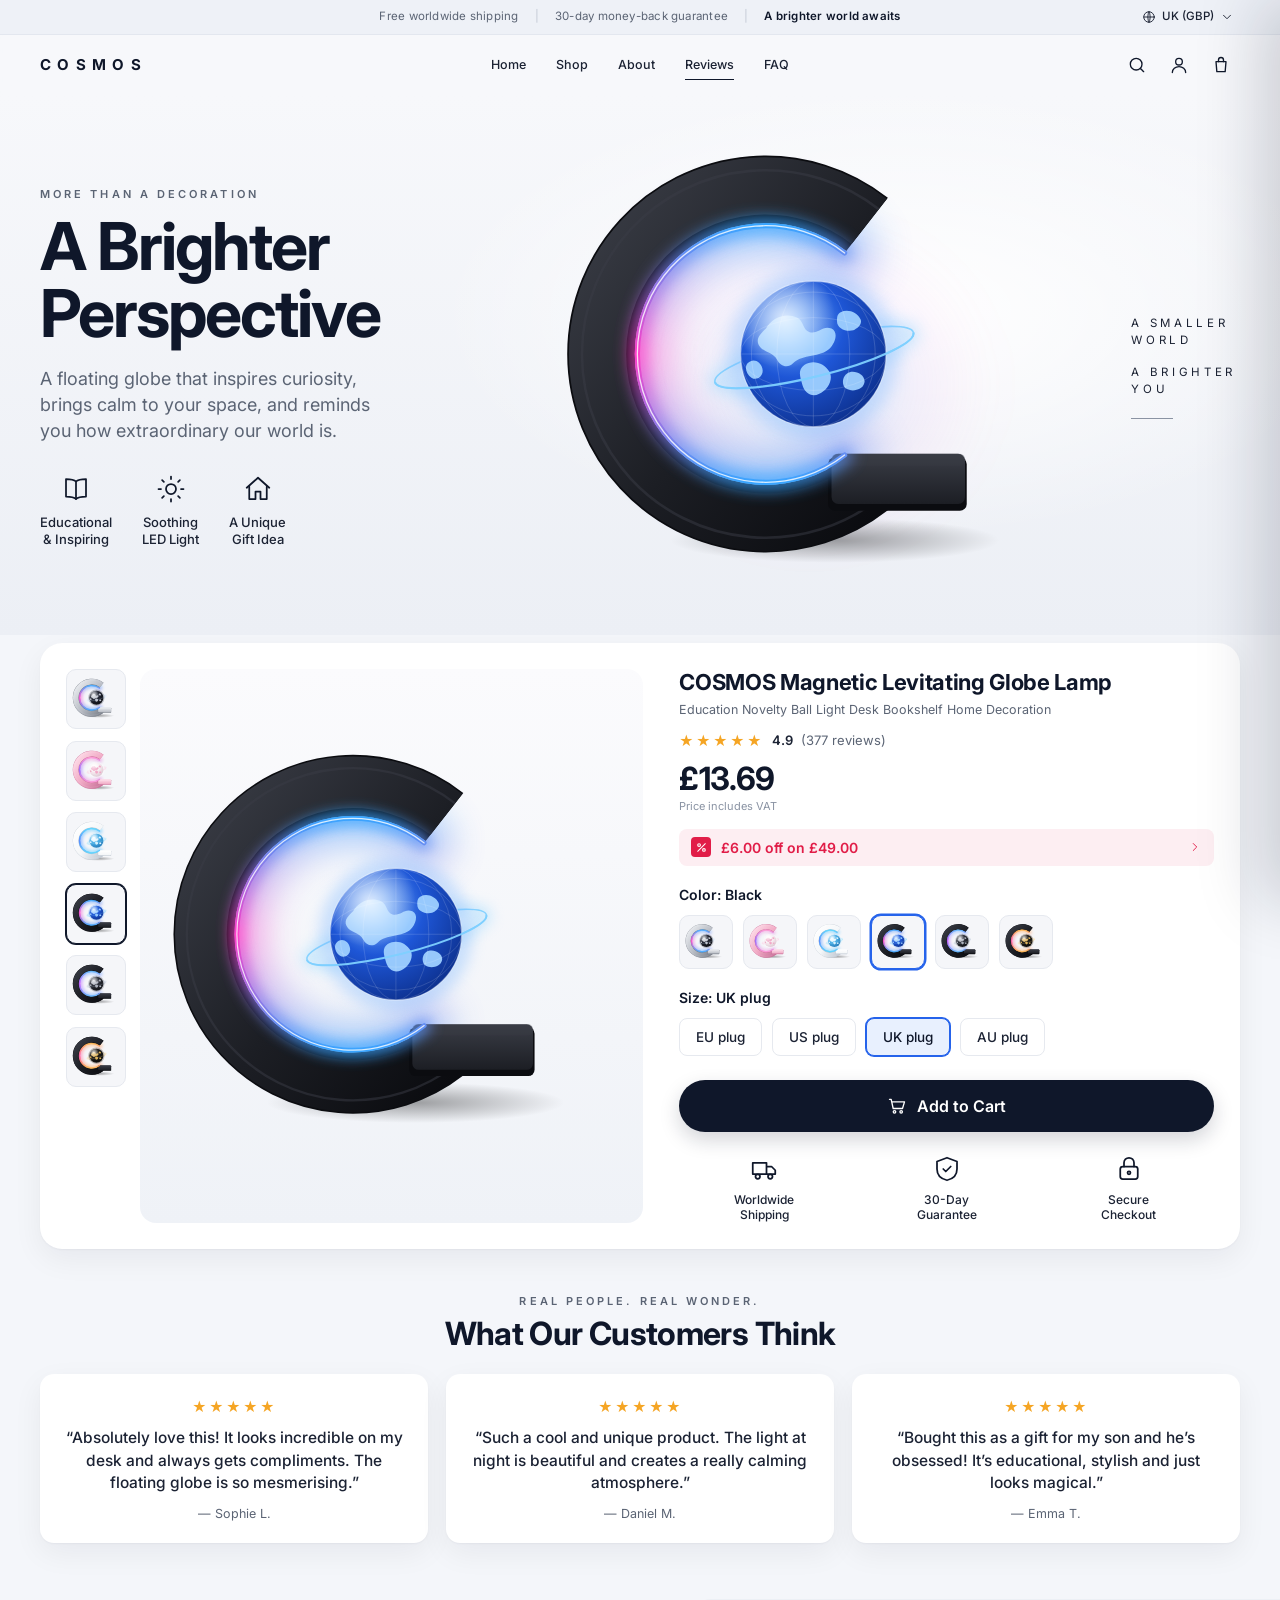
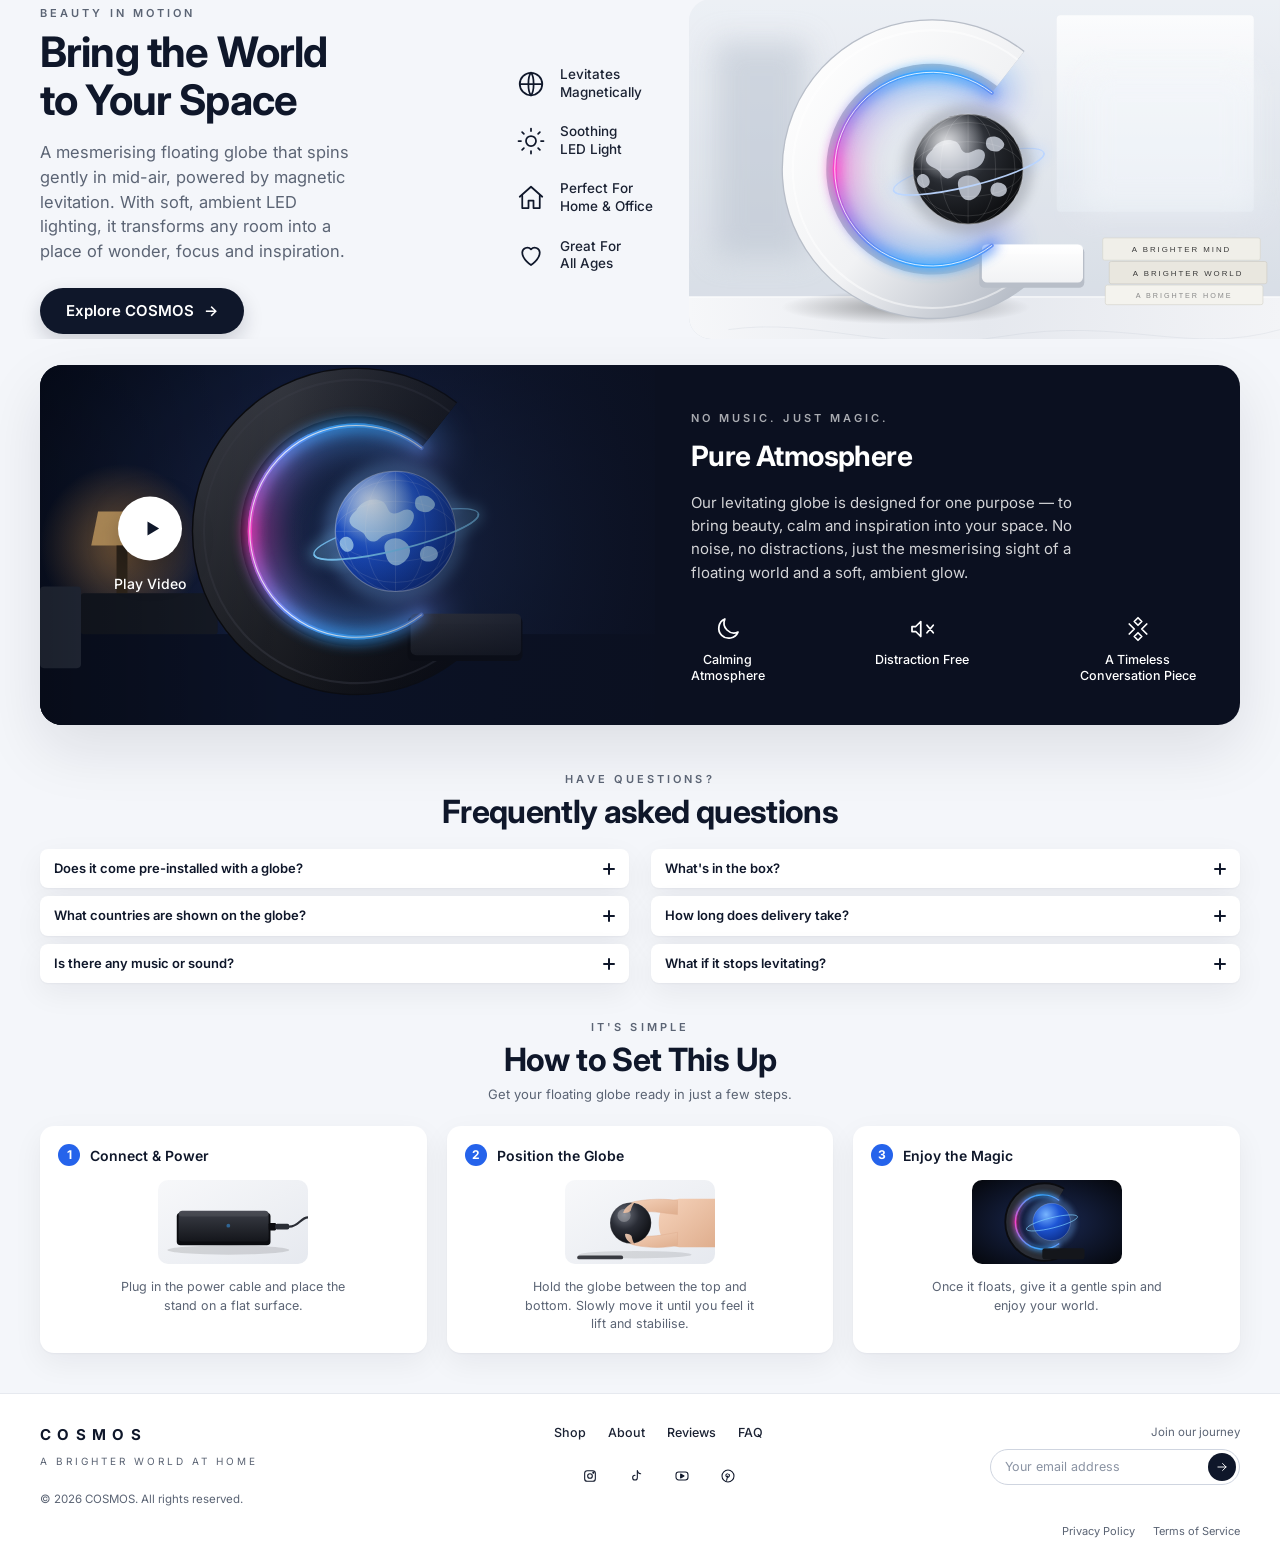
<file: index.html>
<!doctype html>
<html lang="en-GB">
<head>
  <meta charset="utf-8">
  <meta name="viewport" content="width=device-width, initial-scale=1">
  <title>COSMOS Magnetic Levitating Globe Lamp | A Brighter World at Home</title>
  <meta name="description" content="COSMOS is a magnetic levitating globe lamp with a soft LED glow. A floating globe that inspires curiosity, brings calm to your space, and reminds you how extraordinary our world is.">
  <meta property="og:title" content="COSMOS Magnetic Levitating Globe Lamp">
  <meta property="og:description" content="A floating globe that inspires curiosity and brings calm to your space.">
  <meta property="og:image" content="assets/hero-globe.svg">
  <meta name="theme-color" content="#0f172a">
  <link rel="icon" href="assets/favicon.svg" type="image/svg+xml">
  <link rel="preconnect" href="https://fonts.googleapis.com">
  <link rel="preconnect" href="https://fonts.gstatic.com" crossorigin>
  <link href="https://fonts.googleapis.com/css2?family=Inter:wght@400;500;600;700;800&display=swap" rel="stylesheet">
  <link rel="stylesheet" href="css/styles.css">
</head>
<body>

  <!-- ===== Announcement bar ===== -->
  <div class="announce">
    <div class="container announce__inner">
      <ul class="announce__list" aria-label="Store highlights">
        <li>Free worldwide shipping</li>
        <li aria-hidden="true" class="announce__sep">|</li>
        <li>30-day money-back guarantee</li>
        <li aria-hidden="true" class="announce__sep">|</li>
        <li><strong>A brighter world awaits</strong></li>
      </ul>
      <div class="currency">
        <button class="currency__btn" id="currencyBtn" type="button" aria-haspopup="listbox" aria-expanded="false">
          <svg class="ico" viewBox="0 0 24 24" aria-hidden="true"><circle cx="12" cy="12" r="9"/><path d="M3 12h18M12 3c2.8 3 2.8 15 0 18M12 3c-2.8 3-2.8 15 0 18"/></svg>
          <span id="currencyLabel">UK (GBP)</span>
          <svg class="ico ico--chev" viewBox="0 0 24 24" aria-hidden="true"><path d="m6 9 6 6 6-6"/></svg>
        </button>
        <ul class="currency__menu" id="currencyMenu" role="listbox" hidden>
          <li role="option" data-currency="GBP" aria-selected="true">🇬🇧 UK (GBP)</li>
          <li role="option" data-currency="USD">🇺🇸 US (USD)</li>
          <li role="option" data-currency="EUR">🇪🇺 EU (EUR)</li>
          <li role="option" data-currency="AUD">🇦🇺 AU (AUD)</li>
        </ul>
      </div>
    </div>
  </div>

  <!-- ===== Header ===== -->
  <header class="header" id="top">
    <div class="container header__inner">
      <a class="logo" href="#top" aria-label="COSMOS home">COSMOS</a>
      <nav class="nav" aria-label="Primary">
        <a href="#top">Home</a>
        <a href="#shop">Shop</a>
        <a href="#about">About</a>
        <a href="#reviews">Reviews</a>
        <a href="#faq">FAQ</a>
      </nav>
      <div class="header__actions">
        <button class="iconbtn" type="button" id="searchBtn" aria-label="Search">
          <svg class="ico" viewBox="0 0 24 24" aria-hidden="true"><circle cx="11" cy="11" r="7"/><path d="m20 20-3.5-3.5"/></svg>
        </button>
        <button class="iconbtn" type="button" id="accountBtn" aria-label="Account">
          <svg class="ico" viewBox="0 0 24 24" aria-hidden="true"><circle cx="12" cy="8" r="4"/><path d="M4 21c0-4 3.6-7 8-7s8 3 8 7"/></svg>
        </button>
        <button class="iconbtn iconbtn--cart" type="button" id="cartBtn" aria-label="Open cart">
          <svg class="ico" viewBox="0 0 24 24" aria-hidden="true"><path d="M6 8h12l-1 12H7L6 8z"/><path d="M9 8V6a3 3 0 0 1 6 0v2"/></svg>
          <span class="cart-count" id="cartCount" hidden>0</span>
        </button>
        <button class="iconbtn burger" type="button" id="menuBtn" aria-label="Open menu" aria-expanded="false">
          <svg class="ico" viewBox="0 0 24 24" aria-hidden="true"><path d="M4 7h16M4 12h16M4 17h16"/></svg>
        </button>
      </div>
    </div>
    <nav class="mobile-nav" id="mobileNav" hidden aria-label="Mobile">
      <a href="#top">Home</a><a href="#shop">Shop</a><a href="#about">About</a><a href="#reviews">Reviews</a><a href="#faq">FAQ</a>
    </nav>
  </header>

  <main>
    <!-- ===== Hero ===== -->
    <section class="hero">
      <div class="container hero__inner">
        <div class="hero__copy">
          <p class="eyebrow">More than a decoration</p>
          <h1 class="hero__title">A Brighter<br>Perspective</h1>
          <p class="hero__lead">A floating globe that inspires curiosity, brings calm to your space, and reminds you how extraordinary our world is.</p>
          <ul class="hero__perks">
            <li>
              <svg class="ico ico--lg" viewBox="0 0 24 24" aria-hidden="true"><path d="M12 6c-1.5-1.5-4-2-8-2v14c4 0 6.5.5 8 2 1.5-1.5 4-2 8-2V4c-4 0-6.5.5-8 2z"/><path d="M12 6v14"/></svg>
              <span>Educational<br>&amp; Inspiring</span>
            </li>
            <li>
              <svg class="ico ico--lg" viewBox="0 0 24 24" aria-hidden="true"><circle cx="12" cy="12" r="4"/><path d="M12 2v2M12 20v2M2 12h2M20 12h2M4.9 4.9l1.4 1.4M17.7 17.7l1.4 1.4M4.9 19.1l1.4-1.4M17.7 6.3l1.4-1.4"/></svg>
              <span>Soothing<br>LED Light</span>
            </li>
            <li>
              <svg class="ico ico--lg" viewBox="0 0 24 24" aria-hidden="true"><path d="M3 11 12 3l9 8"/><path d="M5 10v10h5v-6h4v6h5V10"/></svg>
              <span>A Unique<br>Gift Idea</span>
            </li>
          </ul>
        </div>
        <div class="hero__visual">
          <img class="hero__img" src="assets/hero-globe.svg" alt="COSMOS levitating globe lamp with a glowing blue and pink LED ring" width="600" height="600" fetchpriority="high">
        </div>
        <div class="hero__tag" aria-hidden="true">
          <span>A smaller<br>world</span>
          <span>A brighter<br>you</span>
          <i></i>
        </div>
      </div>
    </section>

    <!-- ===== Product ===== -->
    <section class="product" id="shop">
      <div class="container">
        <div class="product__card">
          <div class="gallery">
            <ul class="gallery__thumbs" id="thumbs" aria-label="Product images">
              <li><button type="button" class="thumb" data-index="0" aria-label="Silver"><img src="assets/globe-silver.svg" alt=""></button></li>
              <li><button type="button" class="thumb" data-index="1" aria-label="Pink"><img src="assets/globe-pink.svg" alt=""></button></li>
              <li><button type="button" class="thumb" data-index="2" aria-label="Aqua"><img src="assets/globe-aqua.svg" alt=""></button></li>
              <li><button type="button" class="thumb is-active" data-index="3" aria-label="Black" aria-current="true"><img src="assets/globe-black.svg" alt=""></button></li>
              <li><button type="button" class="thumb" data-index="4" aria-label="Midnight"><img src="assets/globe-midnight.svg" alt=""></button></li>
              <li><button type="button" class="thumb" data-index="5" aria-label="Gold"><img src="assets/globe-gold.svg" alt=""></button></li>
            </ul>
            <div class="gallery__main">
              <img id="mainImage" src="assets/globe-black.svg" alt="COSMOS Magnetic Levitating Globe Lamp in Black" width="600" height="600">
            </div>
          </div>

          <form class="buybox" id="buyForm" novalidate>
            <h2 class="buybox__title">COSMOS Magnetic Levitating Globe Lamp</h2>
            <p class="buybox__sub">Education Novelty Ball Light Desk Bookshelf Home Decoration</p>
            <a class="rating" href="#reviews">
              <span class="stars" aria-hidden="true">★★★★★</span>
              <span class="rating__score">4.9</span>
              <span class="rating__count">(377 reviews)</span>
            </a>
            <div class="price">
              <span class="price__now" id="priceNow">£13.69</span>
              <span class="price__vat">Price includes VAT</span>
            </div>
            <div class="promo" role="status">
              <span class="promo__badge" aria-hidden="true">
                <svg class="ico" viewBox="0 0 24 24"><circle cx="7.5" cy="7.5" r="2.5"/><circle cx="16.5" cy="16.5" r="2.5"/><path d="M19 5 5 19"/></svg>
              </span>
              <span class="promo__text"><span id="promoOff">£6.00</span> off on <span id="promoWas">£49.00</span></span>
              <svg class="ico ico--chev promo__chev" viewBox="0 0 24 24" aria-hidden="true"><path d="m9 6 6 6-6 6"/></svg>
            </div>

            <fieldset class="option">
              <legend class="option__label">Color: <span id="colorName">Black</span></legend>
              <div class="swatches" id="swatches">
                <label class="swatch" title="Silver"><input type="radio" name="color" value="Silver" data-index="0"><img src="assets/globe-silver.svg" alt="Silver"></label>
                <label class="swatch" title="Pink"><input type="radio" name="color" value="Pink" data-index="1"><img src="assets/globe-pink.svg" alt="Pink"></label>
                <label class="swatch" title="Aqua"><input type="radio" name="color" value="Aqua" data-index="2"><img src="assets/globe-aqua.svg" alt="Aqua"></label>
                <label class="swatch" title="Black"><input type="radio" name="color" value="Black" data-index="3" checked><img src="assets/globe-black.svg" alt="Black"></label>
                <label class="swatch" title="Midnight"><input type="radio" name="color" value="Midnight" data-index="4"><img src="assets/globe-midnight.svg" alt="Midnight"></label>
                <label class="swatch" title="Gold"><input type="radio" name="color" value="Gold" data-index="5"><img src="assets/globe-gold.svg" alt="Gold"></label>
              </div>
            </fieldset>

            <fieldset class="option">
              <legend class="option__label">Size: <span id="sizeName">UK plug</span></legend>
              <div class="pills" id="sizes">
                <label class="pill"><input type="radio" name="size" value="EU plug"><span>EU plug</span></label>
                <label class="pill"><input type="radio" name="size" value="US plug"><span>US plug</span></label>
                <label class="pill"><input type="radio" name="size" value="UK plug" checked><span>UK plug</span></label>
                <label class="pill"><input type="radio" name="size" value="AU plug"><span>AU plug</span></label>
              </div>
            </fieldset>

            <button class="btn btn--primary btn--block" type="submit" id="addToCart">
              <svg class="ico" viewBox="0 0 24 24" aria-hidden="true"><path d="M3 4h2l2.4 11h11.2L21 7H6.2"/><circle cx="9" cy="19" r="1.5"/><circle cx="17" cy="19" r="1.5"/></svg>
              <span>Add to Cart</span>
            </button>

            <ul class="trust">
              <li>
                <svg class="ico ico--lg" viewBox="0 0 24 24" aria-hidden="true"><path d="M3 7h11v9H3zM14 10h4l3 3v3h-7z"/><circle cx="7" cy="18" r="1.8"/><circle cx="17" cy="18" r="1.8"/></svg>
                <span>Worldwide<br>Shipping</span>
              </li>
              <li>
                <svg class="ico ico--lg" viewBox="0 0 24 24" aria-hidden="true"><path d="M12 3 4 6v6c0 5 3.5 8 8 9 4.5-1 8-4 8-9V6z"/><path d="m9 12 2 2 4-4"/></svg>
                <span>30-Day<br>Guarantee</span>
              </li>
              <li>
                <svg class="ico ico--lg" viewBox="0 0 24 24" aria-hidden="true"><rect x="5" y="10" width="14" height="10" rx="2"/><path d="M8 10V7a4 4 0 0 1 8 0v3"/><circle cx="12" cy="15" r="1.2"/></svg>
                <span>Secure<br>Checkout</span>
              </li>
            </ul>
          </form>
        </div>
      </div>
    </section>

    <!-- ===== Reviews ===== -->
    <section class="reviews" id="reviews">
      <div class="container">
        <p class="eyebrow eyebrow--center">Real people. Real wonder.</p>
        <h2 class="h2">What Our Customers Think</h2>
        <ul class="reviews__grid">
          <li class="review">
            <span class="stars" aria-label="5 out of 5 stars">★★★★★</span>
            <blockquote>“Absolutely love this! It looks incredible on my desk and always gets compliments. The floating globe is so mesmerising.”</blockquote>
            <cite>— Sophie L.</cite>
          </li>
          <li class="review">
            <span class="stars" aria-label="5 out of 5 stars">★★★★★</span>
            <blockquote>“Such a cool and unique product. The light at night is beautiful and creates a really calming atmosphere.”</blockquote>
            <cite>— Daniel M.</cite>
          </li>
          <li class="review">
            <span class="stars" aria-label="5 out of 5 stars">★★★★★</span>
            <blockquote>“Bought this as a gift for my son and he’s obsessed! It’s educational, stylish and just looks magical.”</blockquote>
            <cite>— Emma T.</cite>
          </li>
        </ul>
      </div>
    </section>

    <!-- ===== Feature / About ===== -->
    <section class="feature" id="about">
      <div class="container feature__inner">
        <div class="feature__copy">
          <p class="eyebrow">Beauty in motion</p>
          <h2 class="h2 h2--left">Bring the World<br>to Your Space</h2>
          <p class="feature__lead">A mesmerising floating globe that spins gently in mid-air, powered by magnetic levitation. With soft, ambient LED lighting, it transforms any room into a place of wonder, focus and inspiration.</p>
          <a class="btn btn--primary" href="#shop">Explore COSMOS <span aria-hidden="true">→</span></a>
        </div>
        <ul class="feature__list">
          <li>
            <svg class="ico ico--lg" viewBox="0 0 24 24" aria-hidden="true"><circle cx="12" cy="12" r="9"/><path d="M3 12h18M12 3c2.8 3 2.8 15 0 18M12 3c-2.8 3-2.8 15 0 18"/></svg>
            <span>Levitates<br>Magnetically</span>
          </li>
          <li>
            <svg class="ico ico--lg" viewBox="0 0 24 24" aria-hidden="true"><circle cx="12" cy="12" r="4"/><path d="M12 2v2M12 20v2M2 12h2M20 12h2M4.9 4.9l1.4 1.4M17.7 17.7l1.4 1.4M4.9 19.1l1.4-1.4M17.7 6.3l1.4-1.4"/></svg>
            <span>Soothing<br>LED Light</span>
          </li>
          <li>
            <svg class="ico ico--lg" viewBox="0 0 24 24" aria-hidden="true"><path d="M3 11 12 3l9 8"/><path d="M5 10v10h5v-6h4v6h5V10"/></svg>
            <span>Perfect For<br>Home &amp; Office</span>
          </li>
          <li>
            <svg class="ico ico--lg" viewBox="0 0 24 24" aria-hidden="true"><path d="M12 20s-7-4.5-7-10a4 4 0 0 1 7-2.5A4 4 0 0 1 19 10c0 5.5-7 10-7 10z"/></svg>
            <span>Great For<br>All Ages</span>
          </li>
        </ul>
        <figure class="feature__visual">
          <img src="assets/lifestyle.svg" alt="White COSMOS globe lamp on a marble side table next to a stack of books" width="900" height="600" loading="lazy">
        </figure>
      </div>
    </section>

    <!-- ===== Video / Atmosphere ===== -->
    <section class="atmos">
      <div class="container">
        <div class="atmos__inner">
          <div class="atmos__media" id="videoBox">
            <img src="assets/video-still.svg" alt="" width="900" height="600" loading="lazy">
            <button class="play" type="button" id="playBtn" aria-label="Play video">
              <span class="play__circle" aria-hidden="true"><svg viewBox="0 0 24 24"><path d="M9 6v12l10-6z"/></svg></span>
              <span class="play__label">Play Video</span>
            </button>
          </div>
          <div class="atmos__copy">
            <p class="eyebrow eyebrow--light">No music. Just magic.</p>
            <h2 class="atmos__title">Pure Atmosphere</h2>
            <p class="atmos__lead">Our levitating globe is designed for one purpose — to bring beauty, calm and inspiration into your space. No noise, no distractions, just the mesmerising sight of a floating world and a soft, ambient glow.</p>
            <ul class="atmos__list">
              <li>
                <svg class="ico ico--lg" viewBox="0 0 24 24" aria-hidden="true"><path d="M20 14.5A8 8 0 0 1 9.5 4a8 8 0 1 0 10.5 10.5z"/></svg>
                <span>Calming<br>Atmosphere</span>
              </li>
              <li>
                <svg class="ico ico--lg" viewBox="0 0 24 24" aria-hidden="true"><path d="M4 10v4h3l4 4V6l-4 4z"/><path d="m16 9 5 6M21 9l-5 6"/></svg>
                <span>Distraction Free</span>
              </li>
              <li>
                <svg class="ico ico--lg" viewBox="0 0 24 24" aria-hidden="true"><path d="m12 3 3 3-3 3-3-3z"/><path d="m12 15 3 3-3 3-3-3z"/><path d="m5 8 4 4-4 4M19 8l-4 4 4 4"/></svg>
                <span>A Timeless<br>Conversation Piece</span>
              </li>
            </ul>
          </div>
        </div>
      </div>
    </section>

    <!-- ===== FAQ ===== -->
    <section class="faq" id="faq">
      <div class="container">
        <p class="eyebrow eyebrow--center">Have questions?</p>
        <h2 class="h2">Frequently asked questions</h2>
        <div class="faq__grid">
          <div class="faq__col">
            <details class="faq__item">
              <summary>Does it come pre-installed with a globe?<span class="faq__plus" aria-hidden="true"></span></summary>
              <div class="faq__body"><p>Yes. Every COSMOS ships with the C-shaped levitation stand, the matching globe, and a power adapter for your region. Nothing else is needed.</p></div>
            </details>
            <details class="faq__item">
              <summary>What countries are shown on the globe?<span class="faq__plus" aria-hidden="true"></span></summary>
              <div class="faq__body"><p>The globe is a full political map of the world with country outlines, names and major cities printed in English.</p></div>
            </details>
            <details class="faq__item">
              <summary>Is there any music or sound?<span class="faq__plus" aria-hidden="true"></span></summary>
              <div class="faq__body"><p>No. COSMOS is completely silent. There are no speakers, fans or moving parts in the stand, just the quiet magic of magnetic levitation.</p></div>
            </details>
          </div>
          <div class="faq__col">
            <details class="faq__item">
              <summary>What's in the box?<span class="faq__plus" aria-hidden="true"></span></summary>
              <div class="faq__body"><p>1 × levitation stand with LED lighting, 1 × magnetic globe, 1 × power adapter with the plug you selected, and a quick-start guide.</p></div>
            </details>
            <details class="faq__item">
              <summary>How long does delivery take?<span class="faq__plus" aria-hidden="true"></span></summary>
              <div class="faq__body"><p>Shipping is free worldwide. UK orders typically arrive in 3–5 working days, and international orders in 7–14 working days. You'll receive a tracking link by email.</p></div>
            </details>
            <details class="faq__item">
              <summary>What if it stops levitating?<span class="faq__plus" aria-hidden="true"></span></summary>
              <div class="faq__body"><p>Simply lift the globe off, unplug the stand for 10 seconds, plug it back in and reposition the globe. If it still won't float, contact us and we'll replace it under our 30-day guarantee.</p></div>
            </details>
          </div>
        </div>
      </div>
    </section>

    <!-- ===== How to set up ===== -->
    <section class="setup">
      <div class="container">
        <p class="eyebrow eyebrow--center">It's simple</p>
        <h2 class="h2">How to Set This Up</h2>
        <p class="setup__lead">Get your floating globe ready in just a few steps.</p>
        <ol class="steps">
          <li class="step">
            <div class="step__head"><span class="step__num">1</span><h3>Connect &amp; Power</h3></div>
            <img src="assets/step-1.svg" alt="" width="320" height="180" loading="lazy">
            <p>Plug in the power cable and place the stand on a flat surface.</p>
          </li>
          <li class="step">
            <div class="step__head"><span class="step__num">2</span><h3>Position the Globe</h3></div>
            <img src="assets/step-2.svg" alt="" width="320" height="180" loading="lazy">
            <p>Hold the globe between the top and bottom. Slowly move it until you feel it lift and stabilise.</p>
          </li>
          <li class="step">
            <div class="step__head"><span class="step__num">3</span><h3>Enjoy the Magic</h3></div>
            <img src="assets/step-3.svg" alt="" width="320" height="180" loading="lazy">
            <p>Once it floats, give it a gentle spin and enjoy your world.</p>
          </li>
        </ol>
      </div>
    </section>
  </main>

  <!-- ===== Footer ===== -->
  <footer class="footer">
    <div class="container footer__inner">
      <div class="footer__brand">
        <a class="logo" href="#top">COSMOS</a>
        <p class="footer__tag">A brighter world at home</p>
        <p class="footer__copy">© <span id="year">2024</span> COSMOS. All rights reserved.</p>
      </div>
      <div class="footer__links">
        <nav aria-label="Footer">
          <a href="#shop">Shop</a>
          <a href="#about">About</a>
          <a href="#reviews">Reviews</a>
          <a href="#faq">FAQ</a>
        </nav>
        <ul class="social" aria-label="Social media">
          <li><a href="#" aria-label="Instagram"><svg class="ico" viewBox="0 0 24 24"><rect x="4" y="4" width="16" height="16" rx="4"/><circle cx="12" cy="12" r="3.5"/><circle cx="17" cy="7" r=".8" fill="currentColor"/></svg></a></li>
          <li><a href="#" aria-label="TikTok"><svg class="ico" viewBox="0 0 24 24"><path d="M14 4v10.5a3.5 3.5 0 1 1-3.5-3.5"/><path d="M14 4c.5 3 2.5 4.5 5 4.5"/></svg></a></li>
          <li><a href="#" aria-label="YouTube"><svg class="ico" viewBox="0 0 24 24"><rect x="3" y="6" width="18" height="12" rx="4"/><path d="m10 9 5 3-5 3z" fill="currentColor"/></svg></a></li>
          <li><a href="#" aria-label="Pinterest"><svg class="ico" viewBox="0 0 24 24"><circle cx="12" cy="12" r="9"/><path d="M11 8.5c-1.5.3-2.5 1.5-2.2 3 .2 1 1 1.4 1 1.4M13 9.5c1.5.5 1.4 2.5.4 3.6-.8.9-2.1.7-2.4-.2M11.5 12l-1.6 6.5"/></svg></a></li>
        </ul>
      </div>
      <div class="footer__news">
        <p class="footer__news-label">Join our journey</p>
        <form class="newsletter" id="newsletterForm" novalidate>
          <label class="sr-only" for="newsEmail">Email address</label>
          <input id="newsEmail" type="email" name="email" placeholder="Your email address" autocomplete="email" required>
          <button type="submit" aria-label="Subscribe"><svg class="ico" viewBox="0 0 24 24"><path d="M5 12h14M13 6l6 6-6 6"/></svg></button>
        </form>
        <p class="newsletter__msg" id="newsMsg" role="status"></p>
        <div class="footer__legal">
          <a href="#">Privacy Policy</a>
          <a href="#">Terms of Service</a>
        </div>
      </div>
    </div>
  </footer>

  <!-- ===== Cart drawer ===== -->
  <div class="drawer-backdrop" id="cartBackdrop" hidden></div>
  <aside class="drawer" id="cartDrawer" aria-label="Shopping cart" aria-hidden="true">
    <div class="drawer__head">
      <h2>Your cart</h2>
      <button class="iconbtn" type="button" id="cartClose" aria-label="Close cart"><svg class="ico" viewBox="0 0 24 24"><path d="M6 6l12 12M18 6 6 18"/></svg></button>
    </div>
    <ul class="cart-items" id="cartItems"></ul>
    <p class="cart-empty" id="cartEmpty">Your cart is empty. Add a COSMOS to get started.</p>
    <div class="drawer__foot" id="cartFoot" hidden>
      <div class="cart-total"><span>Subtotal</span><strong id="cartTotal">£0.00</strong></div>
      <p class="cart-note">Free worldwide shipping. VAT included.</p>
      <button class="btn btn--primary btn--block" type="button" id="checkoutBtn">Checkout</button>
    </div>
  </aside>

  <!-- ===== Video modal ===== -->
  <div class="modal" id="videoModal" hidden role="dialog" aria-modal="true" aria-label="COSMOS video">
    <div class="modal__backdrop" data-close></div>
    <div class="modal__box">
      <button class="iconbtn modal__close" type="button" data-close aria-label="Close video"><svg class="ico" viewBox="0 0 24 24"><path d="M6 6l12 12M18 6 6 18"/></svg></button>
      <div class="modal__video">
        <video id="videoEl" controls playsinline poster="assets/video-still.svg" preload="none">
          <source src="assets/cosmos.mp4" type="video/mp4">
          Your browser does not support embedded video.
        </video>
      </div>
    </div>
  </div>

  <div class="toast" id="toast" role="status" aria-live="polite"></div>

  <script src="js/main.js" defer></script>
</body>
</html>
</file>
<file: css/styles.css>
/* ============================================================
   COSMOS — one-page store
   ============================================================ */
:root {
  --navy: #0f172a;
  --ink: #1b2233;
  --muted: #5b6474;
  --muted-2: #8a93a3;
  --line: #e6e9ef;
  --bg: #f4f6fa;
  --bg-2: #eef1f6;
  --card: #ffffff;
  --blue: #2563eb;
  --blue-soft: #e8f0fe;
  --red: #e11d48;
  --red-soft: #fdeef2;
  --star: #f5a524;
  --radius: 18px;
  --radius-sm: 10px;
  --shadow: 0 10px 30px rgba(15, 23, 42, .06), 0 1px 2px rgba(15, 23, 42, .04);
  --shadow-lg: 0 24px 60px rgba(15, 23, 42, .10);
  --container: 1200px;
  --font: "Inter", -apple-system, BlinkMacSystemFont, "Segoe UI", Roboto, Helvetica, Arial, sans-serif;
}

*, *::before, *::after { box-sizing: border-box; }
html { scroll-behavior: smooth; -webkit-text-size-adjust: 100%; }
body {
  margin: 0;
  font-family: var(--font);
  font-size: 15px;
  line-height: 1.5;
  color: var(--ink);
  background: var(--bg);
  -webkit-font-smoothing: antialiased;
}
img, svg { display: block; max-width: 100%; }
button { font: inherit; color: inherit; cursor: pointer; background: none; border: 0; padding: 0; }
input { font: inherit; }
a { color: inherit; text-decoration: none; }
ul, ol { margin: 0; padding: 0; list-style: none; }
h1, h2, h3, p, figure, blockquote, fieldset { margin: 0; }
fieldset { border: 0; padding: 0; min-width: 0; }
legend { padding: 0; }
[hidden] { display: none !important; }
.sr-only { position: absolute; width: 1px; height: 1px; overflow: hidden; clip: rect(0 0 0 0); white-space: nowrap; }
.container { width: min(var(--container), 100% - 48px); margin-inline: auto; }

.ico { width: 20px; height: 20px; fill: none; stroke: currentColor; stroke-width: 1.6; stroke-linecap: round; stroke-linejoin: round; flex: none; }
.ico--lg { width: 30px; height: 30px; stroke-width: 1.4; }
.ico--chev { width: 14px; height: 14px; }

.eyebrow {
  font-size: 11px; font-weight: 600; letter-spacing: .28em; text-transform: uppercase; color: var(--muted);
}
.eyebrow--center { text-align: center; }
.eyebrow--light { color: rgba(255,255,255,.65); }
.h2 { font-size: clamp(24px, 2.6vw, 32px); font-weight: 700; letter-spacing: -.02em; line-height: 1.15; color: var(--navy); text-align: center; margin-top: 6px; }
.h2--left { text-align: left; font-size: clamp(30px, 3.4vw, 42px); }

.btn {
  display: inline-flex; align-items: center; justify-content: center; gap: 10px;
  min-height: 46px; padding: 0 26px; border-radius: 999px; font-weight: 600; font-size: 15px;
  transition: transform .15s ease, box-shadow .15s ease, background .15s ease;
}
.btn--primary { background: var(--navy); color: #fff; box-shadow: 0 8px 20px rgba(15, 23, 42, .18); }
.btn--primary:hover { background: #1e293b; transform: translateY(-1px); }
.btn--primary:active { transform: translateY(0); }
.btn--block { width: 100%; min-height: 52px; font-size: 16px; }
.iconbtn { display: inline-grid; place-items: center; width: 38px; height: 38px; border-radius: 50%; color: var(--navy); transition: background .15s; position: relative; }
.iconbtn:hover { background: rgba(15, 23, 42, .06); }

/* ---------- Announcement bar ---------- */
.announce { background: #eef1f7; border-bottom: 1px solid #e3e7ef; font-size: 11.5px; color: var(--muted); }
.announce__inner { display: flex; align-items: center; justify-content: center; min-height: 34px; position: relative; }
.announce__list { display: flex; gap: 16px; align-items: center; letter-spacing: .02em; }
.announce__list strong { color: var(--navy); font-weight: 600; }
.announce__sep { color: #c3c9d4; }
.announce { position: relative; z-index: 30; }
.currency { position: absolute; right: 0; top: 0; bottom: 0; display: flex; align-items: center; }
.currency__btn { display: inline-flex; align-items: center; gap: 6px; padding: 4px 6px; border-radius: 6px; color: var(--ink); font-size: 11.5px; font-weight: 500; }
.currency__btn .ico { width: 14px; height: 14px; }
.currency__btn:hover { background: rgba(15, 23, 42, .05); }
.currency__menu { position: absolute; right: 0; top: calc(100% + 6px); background: #fff; border: 1px solid var(--line); border-radius: 10px; box-shadow: var(--shadow-lg); min-width: 150px; padding: 6px; z-index: 30; }
.currency__menu li { padding: 8px 10px; border-radius: 6px; font-size: 13px; cursor: pointer; }
.currency__menu li:hover, .currency__menu li[aria-selected="true"] { background: var(--bg-2); }

/* ---------- Header ---------- */
.header { position: sticky; top: 0; z-index: 20; background: rgba(247, 248, 251, .85); backdrop-filter: saturate(160%) blur(10px); -webkit-backdrop-filter: saturate(160%) blur(10px); }
.header__inner { display: grid; grid-template-columns: 1fr auto 1fr; align-items: center; height: 60px; }
.logo { font-weight: 700; letter-spacing: .42em; font-size: 15px; color: var(--navy); }
.nav { display: flex; gap: 30px; justify-self: center; font-size: 12.5px; font-weight: 500; color: var(--ink); }
.nav a { position: relative; padding: 6px 0; }
.nav a::after { content: ""; position: absolute; left: 0; right: 0; bottom: 0; height: 1.5px; background: var(--navy); transform: scaleX(0); transition: transform .2s; transform-origin: left; }
.nav a:hover::after, .nav a.is-active::after { transform: scaleX(1); }
.header__actions { display: flex; gap: 4px; justify-self: end; }
.cart-count { position: absolute; top: 3px; right: 3px; min-width: 16px; height: 16px; padding: 0 4px; border-radius: 999px; background: var(--blue); color: #fff; font-size: 10px; font-weight: 700; display: grid; place-items: center; }
.burger { display: none; }
.mobile-nav { display: none; }

/* ---------- Hero ---------- */
.hero {
  position: relative; overflow: hidden;
  background:
    radial-gradient(60% 70% at 70% 40%, #ffffff 0%, rgba(255,255,255,0) 60%),
    linear-gradient(180deg, #f7f8fb 0%, #eceff5 100%);
}
.hero__inner { display: grid; grid-template-columns: minmax(0, 1.05fr) minmax(0, 1.4fr) auto; align-items: center; gap: 24px; min-height: 380px; padding: 12px 0 8px; }
.hero__title { font-size: clamp(42px, 5.2vw, 66px); line-height: 1.02; letter-spacing: -.03em; font-weight: 700; color: var(--navy); margin-top: 10px; }
.hero__lead { margin-top: 18px; font-size: 18px; line-height: 1.45; color: var(--muted); max-width: 30ch; }
.hero__perks { display: flex; gap: 30px; margin-top: 30px; }
.hero__perks li { display: flex; flex-direction: column; align-items: center; gap: 10px; text-align: center; font-size: 13px; font-weight: 500; line-height: 1.3; color: var(--ink); }
.hero__perks .ico--lg { color: var(--navy); }
.hero__visual { position: relative; display: grid; place-items: center; }
.hero__visual::before { content: ""; position: absolute; inset: 15% 12% 8%; background: radial-gradient(closest-side, rgba(57,165,255,.18), rgba(255,62,200,.06) 60%, transparent 75%); filter: blur(30px); }
.hero__img { position: relative; width: min(100%, 520px); height: auto; animation: float 6s ease-in-out infinite; }
@keyframes float { 0%, 100% { transform: translateY(0) } 50% { transform: translateY(-10px) } }
.hero__tag { display: flex; flex-direction: column; gap: 14px; font-size: 11.5px; letter-spacing: .32em; text-transform: uppercase; color: var(--ink); padding-right: 4px; }
.hero__tag i { width: 42px; height: 1px; background: var(--muted-2); margin-top: 6px; }

/* ---------- Product ---------- */
.product { padding: 8px 0 34px; }
.product__card { display: grid; grid-template-columns: minmax(0, 1.08fr) minmax(0, 1fr); gap: 36px; background: var(--card); border-radius: 22px; box-shadow: var(--shadow); padding: 26px; }
.gallery { display: grid; grid-template-columns: 62px 1fr; gap: 12px; }
.gallery__thumbs { display: flex; flex-direction: column; gap: 10px; }
.thumb { width: 60px; height: 60px; border-radius: 10px; border: 1.5px solid var(--line); background: #f5f6f9; overflow: hidden; padding: 4px; transition: border-color .15s, box-shadow .15s; }
.thumb:hover { border-color: #b8c2d3; }
.thumb.is-active { border-color: var(--navy); box-shadow: 0 0 0 1px var(--navy); }
.thumb img { width: 100%; height: 100%; object-fit: contain; }
.gallery__main { border-radius: 16px; background: linear-gradient(180deg, #fbfbfd, #eff2f7); display: grid; place-items: center; min-height: 420px; padding: 10px; overflow: hidden; }
.gallery__main img { width: min(100%, 470px); height: auto; transition: opacity .25s; }
.gallery__main img.is-swapping { opacity: 0; }

.buybox { display: flex; flex-direction: column; }
.buybox__title { font-size: 22px; font-weight: 700; line-height: 1.2; letter-spacing: -.015em; color: var(--navy); }
.buybox__sub { margin-top: 6px; font-size: 12.5px; color: var(--muted); }
.rating { display: inline-flex; align-items: center; gap: 8px; margin-top: 10px; font-size: 13px; color: var(--muted); }
.stars { color: var(--star); letter-spacing: 2px; font-size: 14px; }
.rating__score { font-weight: 600; color: var(--ink); }
.price { display: flex; flex-direction: column; margin-top: 10px; }
.price__now { font-size: 32px; font-weight: 700; letter-spacing: -.02em; color: var(--navy); line-height: 1.1; }
.price__vat { font-size: 11px; color: var(--muted-2); margin-top: 2px; }
.promo { display: flex; align-items: center; gap: 10px; margin-top: 14px; padding: 8px 12px; border-radius: 8px; background: var(--red-soft); color: var(--red); font-size: 14px; font-weight: 600; }
.promo__badge { display: grid; place-items: center; width: 20px; height: 20px; border-radius: 4px; background: var(--red); color: #fff; }
.promo__badge .ico { width: 13px; height: 13px; stroke-width: 2; }
.promo__chev { margin-left: auto; }

.option { margin-top: 18px; }
.option__label { font-size: 14px; font-weight: 600; color: var(--navy); margin-bottom: 10px; display: block; }
.swatches { display: flex; gap: 10px; flex-wrap: wrap; }
.swatch { position: relative; width: 54px; height: 54px; border-radius: 10px; border: 1.5px solid var(--line); background: #f5f6f9; padding: 4px; cursor: pointer; transition: border-color .15s, box-shadow .15s; }
.swatch input { position: absolute; inset: 0; opacity: 0; margin: 0; cursor: pointer; }
.swatch img { width: 100%; height: 100%; object-fit: contain; }
.swatch:hover { border-color: #b8c2d3; }
.swatch:has(input:checked) { border-color: var(--blue); box-shadow: 0 0 0 1.5px var(--blue); }
.swatch:has(input:focus-visible) { outline: 2px solid var(--blue); outline-offset: 2px; }
.pills { display: flex; gap: 10px; flex-wrap: wrap; }
.pill { position: relative; cursor: pointer; }
.pill input { position: absolute; inset: 0; opacity: 0; margin: 0; cursor: pointer; }
.pill span { display: inline-flex; align-items: center; justify-content: center; min-width: 76px; height: 38px; padding: 0 16px; border-radius: 8px; border: 1.5px solid var(--line); background: #fff; font-size: 13.5px; font-weight: 500; color: var(--ink); transition: all .15s; }
.pill:hover span { border-color: #b8c2d3; }
.pill:has(input:checked) span { border-color: var(--blue); background: var(--blue-soft); color: var(--navy); box-shadow: 0 0 0 1px var(--blue); }
.pill:has(input:focus-visible) span { outline: 2px solid var(--blue); outline-offset: 2px; }

#addToCart { margin-top: 24px; }
#addToCart.is-added { background: #16a34a; }
.trust { display: grid; grid-template-columns: repeat(3, 1fr); gap: 12px; margin-top: 22px; }
.trust li { display: flex; flex-direction: column; align-items: center; gap: 8px; text-align: center; font-size: 12px; font-weight: 500; line-height: 1.3; color: var(--ink); }
.trust .ico--lg { color: var(--navy); }

/* ---------- Reviews ---------- */
.reviews { padding: 10px 0 30px; }
.reviews__grid { display: grid; grid-template-columns: repeat(3, 1fr); gap: 18px; margin-top: 22px; }
.review { background: var(--card); border-radius: 14px; box-shadow: var(--shadow); padding: 22px 24px 20px; text-align: center; display: flex; flex-direction: column; align-items: center; gap: 10px; }
.review blockquote { font-size: 15.5px; line-height: 1.45; color: var(--ink); font-weight: 500; }
.review cite { font-style: normal; font-size: 12.5px; color: var(--muted); }

/* ---------- Feature ---------- */
.feature { padding: 26px 0 0; overflow: hidden; }
.feature__inner { display: grid; grid-template-columns: minmax(0, 1fr) auto minmax(0, 1.25fr); align-items: center; gap: 36px; }
.feature__lead { margin-top: 16px; font-size: 16.5px; line-height: 1.5; color: var(--muted); max-width: 32ch; }
.feature .btn { margin-top: 24px; }
.feature__list { display: flex; flex-direction: column; gap: 22px; }
.feature__list li { display: flex; align-items: center; gap: 14px; font-size: 13.5px; font-weight: 500; line-height: 1.3; color: var(--ink); }
.feature__list .ico--lg { color: var(--navy); }
.feature__visual { position: relative; margin-right: calc((100vw - min(var(--container), 100vw - 48px)) / -2); height: 340px; }
.feature__visual img { width: 100%; height: 100%; object-fit: cover; object-position: 30% 20%; border-radius: 22px 0 0 22px; }

/* ---------- Atmosphere / video ---------- */
.atmos { padding: 26px 0 20px; }
.atmos__inner { display: grid; grid-template-columns: minmax(0, 1.05fr) minmax(0, 1fr); background: #0b1020; color: #fff; border-radius: 22px; overflow: hidden; box-shadow: var(--shadow-lg); }
.atmos__media { position: relative; min-height: 360px; }
.atmos__media img { position: absolute; inset: 0; width: 100%; height: 100%; object-fit: cover; }
.atmos__media::after { content: ""; position: absolute; inset: 0; background: linear-gradient(90deg, rgba(0,0,0,.35), transparent 40%, rgba(11,16,32,.9) 100%); }
.play { position: absolute; left: 12%; top: 50%; transform: translateY(-50%); z-index: 1; display: flex; flex-direction: column; align-items: center; gap: 12px; color: #fff; font-size: 14px; font-weight: 500; }
.play__circle { display: grid; place-items: center; width: 64px; height: 64px; border-radius: 50%; background: #fff; color: var(--navy); box-shadow: 0 10px 30px rgba(0,0,0,.35); transition: transform .2s; }
.play__circle svg { width: 28px; height: 28px; fill: currentColor; margin-left: 3px; }
.play:hover .play__circle { transform: scale(1.06); }
.atmos__copy { padding: 40px 44px 36px 36px; display: flex; flex-direction: column; justify-content: center; }
.atmos__title { font-size: 28px; font-weight: 700; letter-spacing: -.02em; margin-top: 8px; }
.atmos__lead { margin-top: 14px; font-size: 15px; line-height: 1.55; color: rgba(255,255,255,.82); max-width: 46ch; }
.atmos__list { display: flex; gap: 24px; margin-top: 30px; justify-content: space-between; }
.atmos__list li { display: flex; flex-direction: column; align-items: center; gap: 8px; text-align: center; font-size: 12.5px; font-weight: 500; line-height: 1.3; }

/* ---------- FAQ ---------- */
.faq { padding: 26px 0 10px; }
.faq__grid { display: grid; grid-template-columns: 1fr 1fr; gap: 0 22px; margin-top: 18px; }
.faq__col { display: flex; flex-direction: column; gap: 8px; }
.faq__item { background: var(--card); border-radius: 8px; box-shadow: var(--shadow); }
.faq__item summary { display: flex; align-items: center; justify-content: space-between; gap: 12px; padding: 10px 14px; font-size: 13px; font-weight: 600; color: var(--navy); cursor: pointer; list-style: none; }
.faq__item summary::-webkit-details-marker { display: none; }
.faq__plus { position: relative; width: 12px; height: 12px; flex: none; }
.faq__plus::before, .faq__plus::after { content: ""; position: absolute; background: var(--navy); border-radius: 2px; transition: transform .2s; }
.faq__plus::before { left: 0; right: 0; top: 5px; height: 2px; }
.faq__plus::after { top: 0; bottom: 0; left: 5px; width: 2px; }
.faq__item[open] .faq__plus::after { transform: scaleY(0); }
.faq__body { padding: 0 14px 14px; font-size: 13.5px; color: var(--muted); line-height: 1.55; }

/* ---------- Setup ---------- */
.setup { padding: 26px 0 40px; }
.setup__lead { text-align: center; font-size: 13px; color: var(--muted); margin-top: 6px; }
.steps { display: grid; grid-template-columns: repeat(3, 1fr); gap: 20px; margin-top: 22px; }
.step { background: var(--card); border-radius: 14px; box-shadow: var(--shadow); padding: 18px 18px 20px; display: flex; flex-direction: column; align-items: center; gap: 14px; text-align: center; }
.step__head { display: flex; align-items: center; gap: 10px; align-self: flex-start; }
.step__num { display: grid; place-items: center; width: 22px; height: 22px; border-radius: 50%; background: var(--blue); color: #fff; font-size: 12px; font-weight: 700; }
.step h3 { font-size: 14px; font-weight: 600; color: var(--navy); }
.step img { width: 150px; height: auto; border-radius: 10px; }
.step p { font-size: 12.5px; color: var(--muted); line-height: 1.45; max-width: 30ch; }

/* ---------- Footer ---------- */
.footer { background: #fff; border-top: 1px solid var(--line); padding: 30px 0 22px; }
.footer__inner { display: grid; grid-template-columns: 1.1fr 1fr 1fr; gap: 24px; align-items: start; }
.footer__tag { font-size: 10px; letter-spacing: .3em; text-transform: uppercase; color: var(--muted); margin-top: 8px; }
.footer__copy { font-size: 11.5px; color: var(--muted); margin-top: 22px; }
.footer__links { display: flex; flex-direction: column; align-items: center; gap: 18px; }
.footer__links nav { display: flex; gap: 22px; font-size: 12.5px; font-weight: 500; color: var(--ink); }
.social { display: flex; gap: 16px; }
.social a { display: grid; place-items: center; width: 30px; height: 30px; border-radius: 50%; color: var(--navy); transition: background .15s; }
.social a:hover { background: var(--bg-2); }
.social .ico { width: 16px; height: 16px; }
.footer__news { display: flex; flex-direction: column; align-items: flex-end; gap: 8px; }
.footer__news-label { font-size: 11.5px; color: var(--muted); }
.newsletter { display: flex; align-items: center; width: 100%; max-width: 250px; border: 1px solid #cfd5e0; border-radius: 999px; padding: 3px 3px 3px 12px; background: #fff; }
.newsletter input { flex: 1; min-width: 0; border: 0; outline: 0; font-size: 12.5px; background: transparent; color: var(--ink); }
.newsletter input::placeholder { color: var(--muted-2); }
.newsletter button { display: grid; place-items: center; width: 28px; height: 28px; border-radius: 50%; background: var(--navy); color: #fff; }
.newsletter button .ico { width: 14px; height: 14px; }
.newsletter__msg { font-size: 12px; min-height: 1em; color: #16a34a; }
.newsletter__msg.is-error { color: var(--red); }
.footer__legal { display: flex; gap: 18px; font-size: 11px; color: var(--muted); margin-top: 10px; }

/* ---------- Cart drawer ---------- */
.drawer-backdrop { position: fixed; inset: 0; background: rgba(15, 23, 42, .45); z-index: 40; }
.drawer { position: fixed; top: 0; right: 0; bottom: 0; width: min(400px, 100%); background: #fff; z-index: 50; display: flex; flex-direction: column; transform: translateX(100%); transition: transform .3s ease; box-shadow: -20px 0 60px rgba(15, 23, 42, .18); }
.drawer.is-open { transform: none; }
.drawer__head { display: flex; align-items: center; justify-content: space-between; padding: 18px 20px; border-bottom: 1px solid var(--line); }
.drawer__head h2 { font-size: 18px; font-weight: 700; color: var(--navy); }
.cart-items { flex: 1; overflow: auto; padding: 10px 20px; }
.cart-item { display: grid; grid-template-columns: 70px 1fr auto; gap: 14px; align-items: center; padding: 14px 0; border-bottom: 1px solid var(--line); }
.cart-item img { width: 70px; height: 70px; border-radius: 10px; background: #f5f6f9; object-fit: contain; }
.cart-item__name { font-weight: 600; font-size: 14px; color: var(--navy); }
.cart-item__meta { font-size: 12px; color: var(--muted); margin-top: 2px; }
.cart-item__qty { display: inline-flex; align-items: center; gap: 4px; margin-top: 8px; border: 1px solid var(--line); border-radius: 999px; padding: 2px; }
.cart-item__qty button { width: 24px; height: 24px; border-radius: 50%; font-weight: 600; }
.cart-item__qty button:hover { background: var(--bg-2); }
.cart-item__qty output { min-width: 20px; text-align: center; font-size: 13px; font-weight: 600; }
.cart-item__price { font-weight: 700; color: var(--navy); text-align: right; }
.cart-item__remove { display: block; font-size: 11.5px; color: var(--muted); text-decoration: underline; margin-top: 8px; margin-left: auto; }
.cart-empty { padding: 30px 20px; color: var(--muted); text-align: center; }
.drawer__foot { padding: 18px 20px 22px; border-top: 1px solid var(--line); }
.cart-total { display: flex; justify-content: space-between; font-size: 16px; color: var(--navy); }
.cart-note { font-size: 12px; color: var(--muted); margin: 6px 0 14px; }

/* ---------- Video modal ---------- */
.modal { position: fixed; inset: 0; z-index: 60; display: grid; place-items: center; padding: 20px; }
.modal__backdrop { position: absolute; inset: 0; background: rgba(3, 6, 14, .85); }
.modal__box { position: relative; width: min(960px, 100%); }
.modal__close { position: absolute; right: -6px; top: -46px; color: #fff; }
.modal__close:hover { background: rgba(255,255,255,.12); }
.modal__video { aspect-ratio: 16 / 9; background: #000; border-radius: 16px; overflow: hidden; box-shadow: 0 30px 80px rgba(0,0,0,.6); }
.modal__video video { width: 100%; height: 100%; object-fit: cover; }
.modal__note { margin-top: 12px; text-align: center; color: rgba(255,255,255,.75); font-size: 13px; }

/* ---------- Toast ---------- */
.toast { position: fixed; left: 50%; bottom: 24px; transform: translate(-50%, 20px); background: var(--navy); color: #fff; padding: 12px 18px; border-radius: 999px; font-size: 14px; font-weight: 500; box-shadow: var(--shadow-lg); opacity: 0; pointer-events: none; transition: opacity .25s, transform .25s; z-index: 70; }
.toast.is-visible { opacity: 1; transform: translate(-50%, 0); }

/* ---------- Focus / motion ---------- */
:focus-visible { outline: 2px solid var(--blue); outline-offset: 2px; }
@media (prefers-reduced-motion: reduce) {
  *, *::before, *::after { animation: none !important; transition: none !important; }
  html { scroll-behavior: auto; }
}

/* ============================================================
   Responsive
   ============================================================ */
@media (max-width: 1080px) {
  .hero__inner { grid-template-columns: minmax(0, 1fr) minmax(0, 1.2fr); }
  .hero__tag { display: none; }
  .feature__inner { grid-template-columns: 1fr 1fr; }
  .feature__list { grid-column: 2; }
  .feature__visual { grid-column: 1 / -1; margin-right: 0; height: auto; aspect-ratio: 3 / 2; }
  .feature__visual img { border-radius: 22px; }
  .footer__inner { grid-template-columns: 1fr 1fr; }
  .footer__news { grid-column: 1 / -1; align-items: flex-start; }
}
@media (max-width: 860px) {
  .container { width: min(var(--container), 100% - 32px); }
  .announce__inner { justify-content: flex-start; }
  .announce__list li:nth-child(n+2) { display: none; }
  .announce__inner { padding-right: 110px; }
  .nav { display: none; }
  .burger { display: inline-grid; }
  .mobile-nav { display: flex; flex-direction: column; border-top: 1px solid var(--line); padding: 8px 16px 12px; background: #fff; }
  .mobile-nav[hidden] { display: none; }
  .mobile-nav a { padding: 10px 0; font-weight: 500; }
  .header__inner { grid-template-columns: auto 1fr; }
  .header__actions { grid-column: 2; }
  .hero__inner { grid-template-columns: 1fr; text-align: center; padding-bottom: 20px; }
  .hero__lead { margin-inline: auto; }
  .hero__perks { justify-content: center; }
  .hero__visual { order: -1; }
  .product__card { grid-template-columns: 1fr; padding: 18px; }
  .gallery { grid-template-columns: 1fr; }
  .gallery__thumbs { flex-direction: row; order: 2; overflow-x: auto; padding-bottom: 4px; }
  .gallery__main { min-height: 300px; }
  .reviews__grid { grid-template-columns: 1fr; }
  .feature__inner { grid-template-columns: 1fr; gap: 24px; }
  .feature__list { grid-column: auto; }
  .atmos__inner { grid-template-columns: 1fr; }
  .atmos__media { min-height: 260px; }
  .play { left: 50%; transform: translate(-50%, -50%); }
  .atmos__copy { padding: 28px 24px; }
  .atmos__list { flex-wrap: wrap; justify-content: center; }
  .faq__grid { grid-template-columns: 1fr; gap: 8px; }
  .steps { grid-template-columns: 1fr; }
  .footer__inner { grid-template-columns: 1fr; }
  .footer__links { align-items: flex-start; }
}
@media (max-width: 480px) {
  .hero__perks { gap: 18px; }
  .trust { grid-template-columns: 1fr 1fr 1fr; gap: 6px; }
  .trust li { font-size: 11px; }
}
</file>
